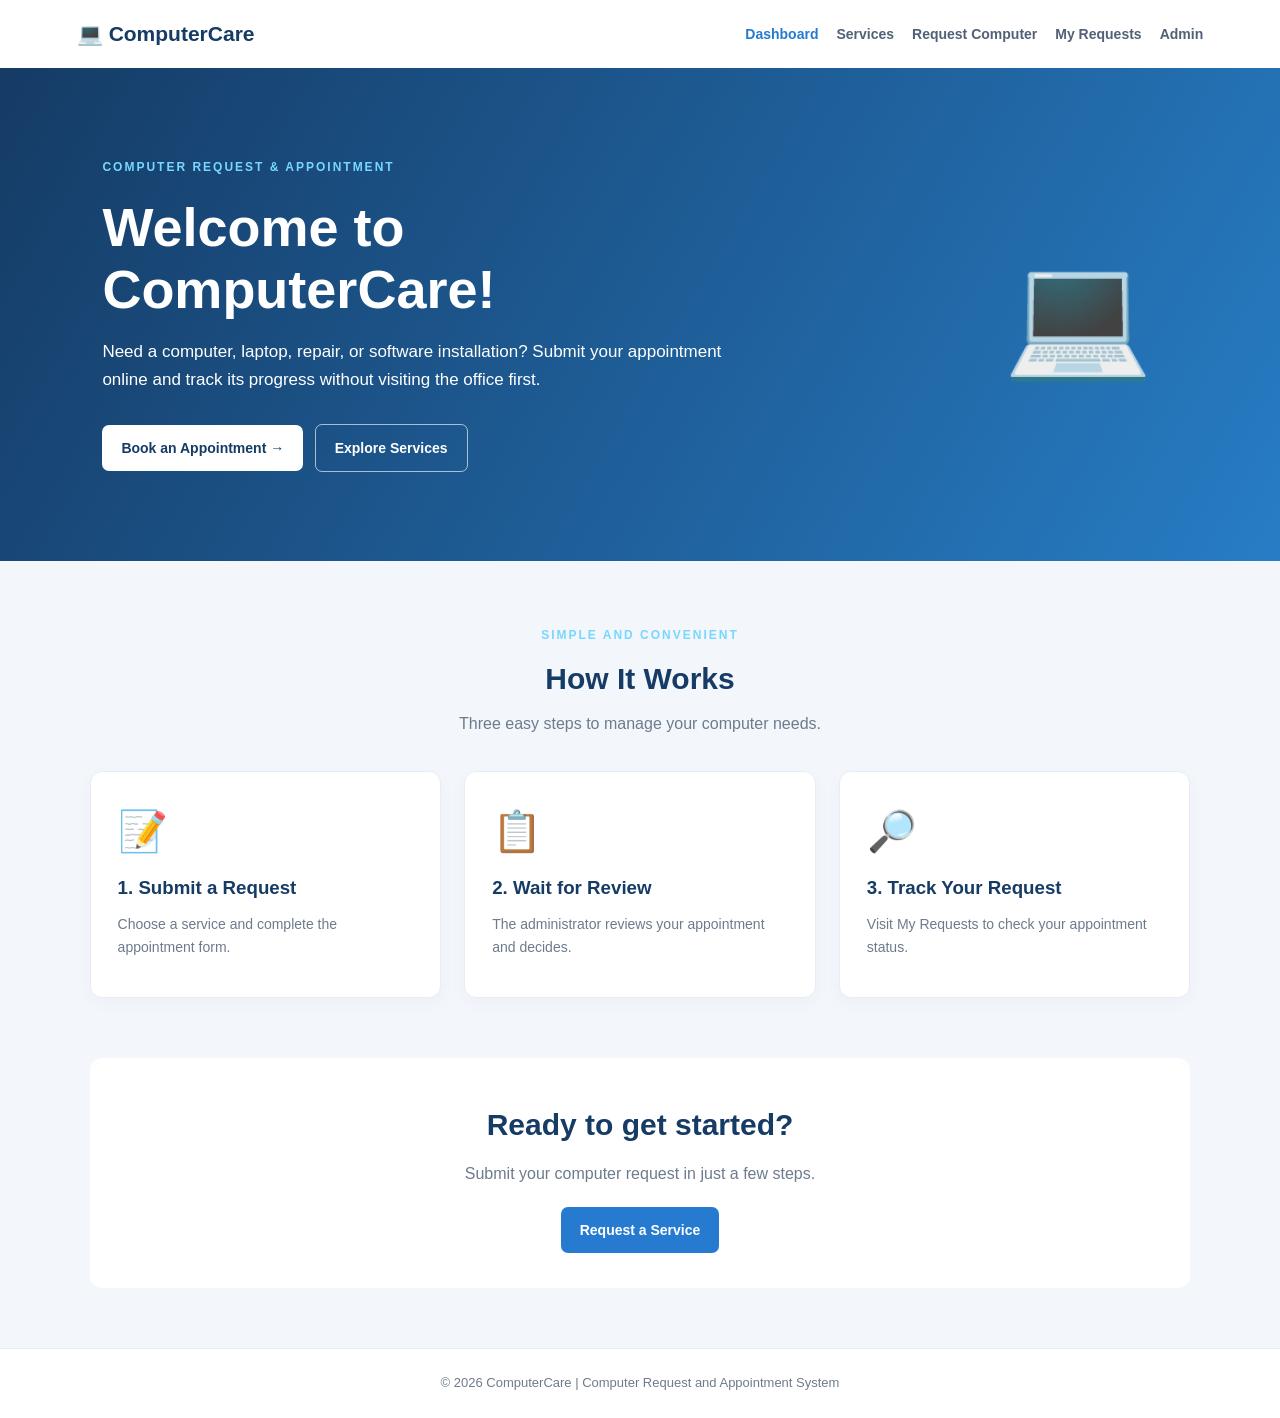
<file: index.html>
<!DOCTYPE html>
<html lang="en">
<head>
    <meta charset="UTF-8">
    <meta name="viewport" content="width=device-width, initial-scale=1.0">
    <title>Dashboard | Computer Request</title>
    <link rel="stylesheet" href="style.css">
</head>
<body>

<header class="navbar">
    <a class="logo" href="index.html">💻 ComputerCare</a>
    <nav>
        <a class="active" href="index.html">Dashboard</a>
        <a href="services.html">Services</a>
        <a href="request.html">Request Computer</a>
        <a href="myrequests.html">My Requests</a>
        <a href="admin-login.html">Admin</a>
    </nav>
</header>

<main>
    <section class="hero">
        <div class="hero-content">
            <span class="eyebrow">COMPUTER REQUEST & APPOINTMENT</span>
            <h1>Welcome to ComputerCare!</h1>
            <p>
                Need a computer, laptop, repair, or software installation?
                Submit your appointment online and track its progress
                without visiting the office first.
            </p>
            <a class="btn" href="request.html">Book an Appointment →</a>
            <a class="btn btn-outline" href="services.html">Explore Services</a>
        </div>
        <div class="hero-icon">💻</div>
    </section>

    <section class="section">
        <div class="section-heading">
            <span class="eyebrow">SIMPLE AND CONVENIENT</span>
            <h2>How It Works</h2>
            <p>Three easy steps to manage your computer needs.</p>
        </div>

        <div class="card-grid">
            <article class="card">
                <div class="big-icon">📝</div>
                <h3>1. Submit a Request</h3>
                <p>Choose a service and complete the appointment form.</p>
            </article>
            <article class="card">
                <div class="big-icon">📋</div>
                <h3>2. Wait for Review</h3>
                <p>The administrator reviews your appointment and decides.</p>
            </article>
            <article class="card">
                <div class="big-icon">🔎</div>
                <h3>3. Track Your Request</h3>
                <p>Visit My Requests to check your appointment status.</p>
            </article>
        </div>
    </section>

    <section class="callout">
        <h2>Ready to get started?</h2>
        <p>Submit your computer request in just a few steps.</p>
        <a class="btn" href="request.html">Request a Service</a>
    </section>
</main>

<footer>© 2026 ComputerCare | Computer Request and Appointment System</footer>
</body>
</html>
</file>
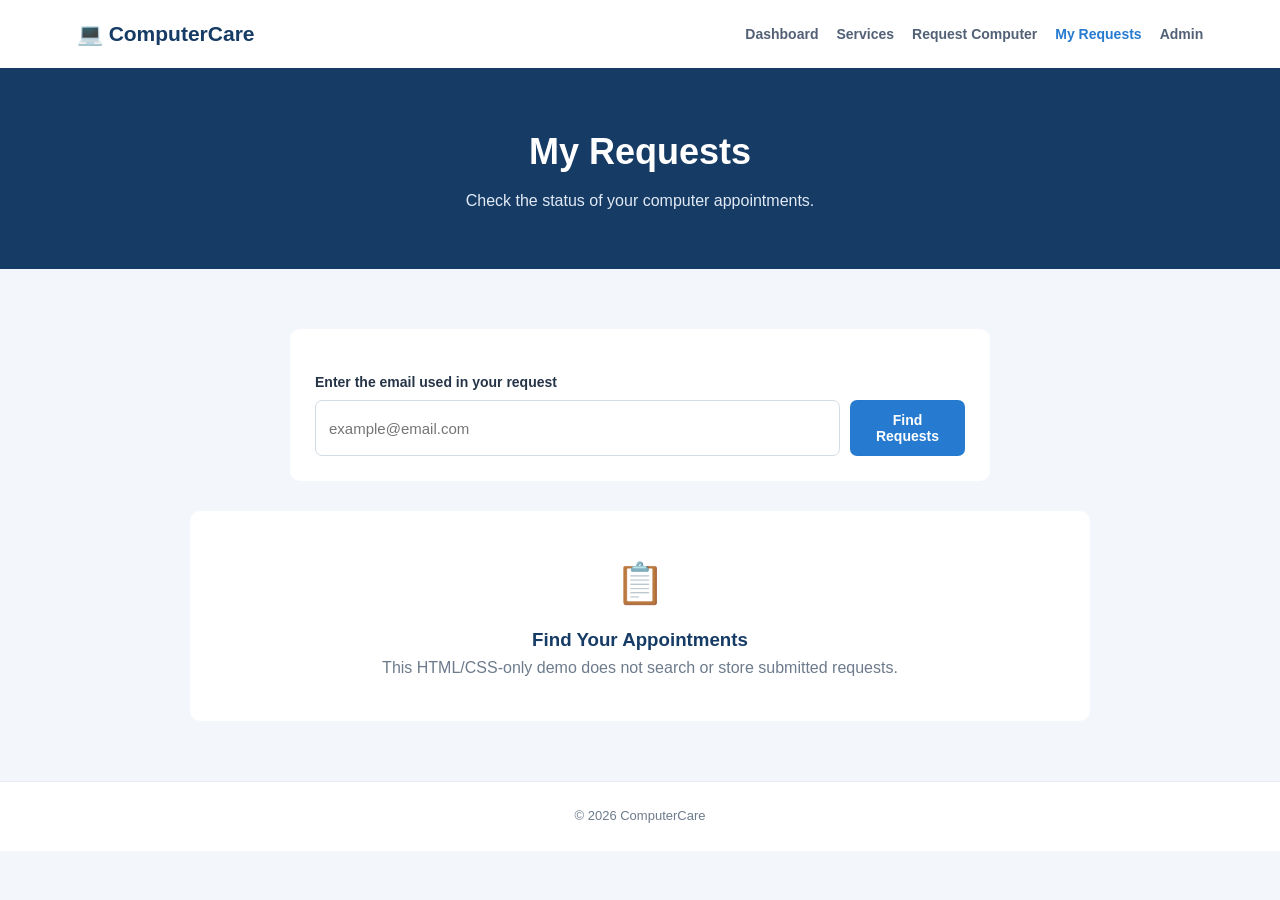
<file: myrequests.html>
<!DOCTYPE html>
<html lang="en">
<head>
    <meta charset="UTF-8">
    <meta name="viewport" content="width=device-width, initial-scale=1.0">
    <title>My Requests | ComputerCare</title>
    <link rel="stylesheet" href="style.css">
</head>
<body>

<header class="navbar">
    <a class="logo" href="index.html">💻 ComputerCare</a>
    <nav>
        <a href="index.html">Dashboard</a>
        <a href="services.html">Services</a>
        <a href="request.html">Request Computer</a>
        <a class="active" href="myrequests.html">My Requests</a>
        <a href="admin-login.html">Admin</a>
    </nav>
</header>

<section class="page-banner">
    <h1>My Requests</h1>
    <p>Check the status of your computer appointments.</p>
</section>

<main class="section">
    <form id="lookupForm" class="lookup-form">
        <label for="lookupEmail">Enter the email used in your request</label>
        <div class="lookup-row">
            <input id="lookupEmail" type="email"
                   placeholder="example@email.com" required>
            <button class="btn" type="button">Find Requests</button>
        </div>
    </form>

    <div id="myRequestList" class="request-list">
        <div class="empty-state">
            <div class="big-icon">📋</div>
            <h3>Find Your Appointments</h3>
            <p>This HTML/CSS-only demo does not search or store submitted requests.</p>
        </div>
    </div>
</main>

<footer>© 2026 ComputerCare</footer>
</body>
</html>
</file>
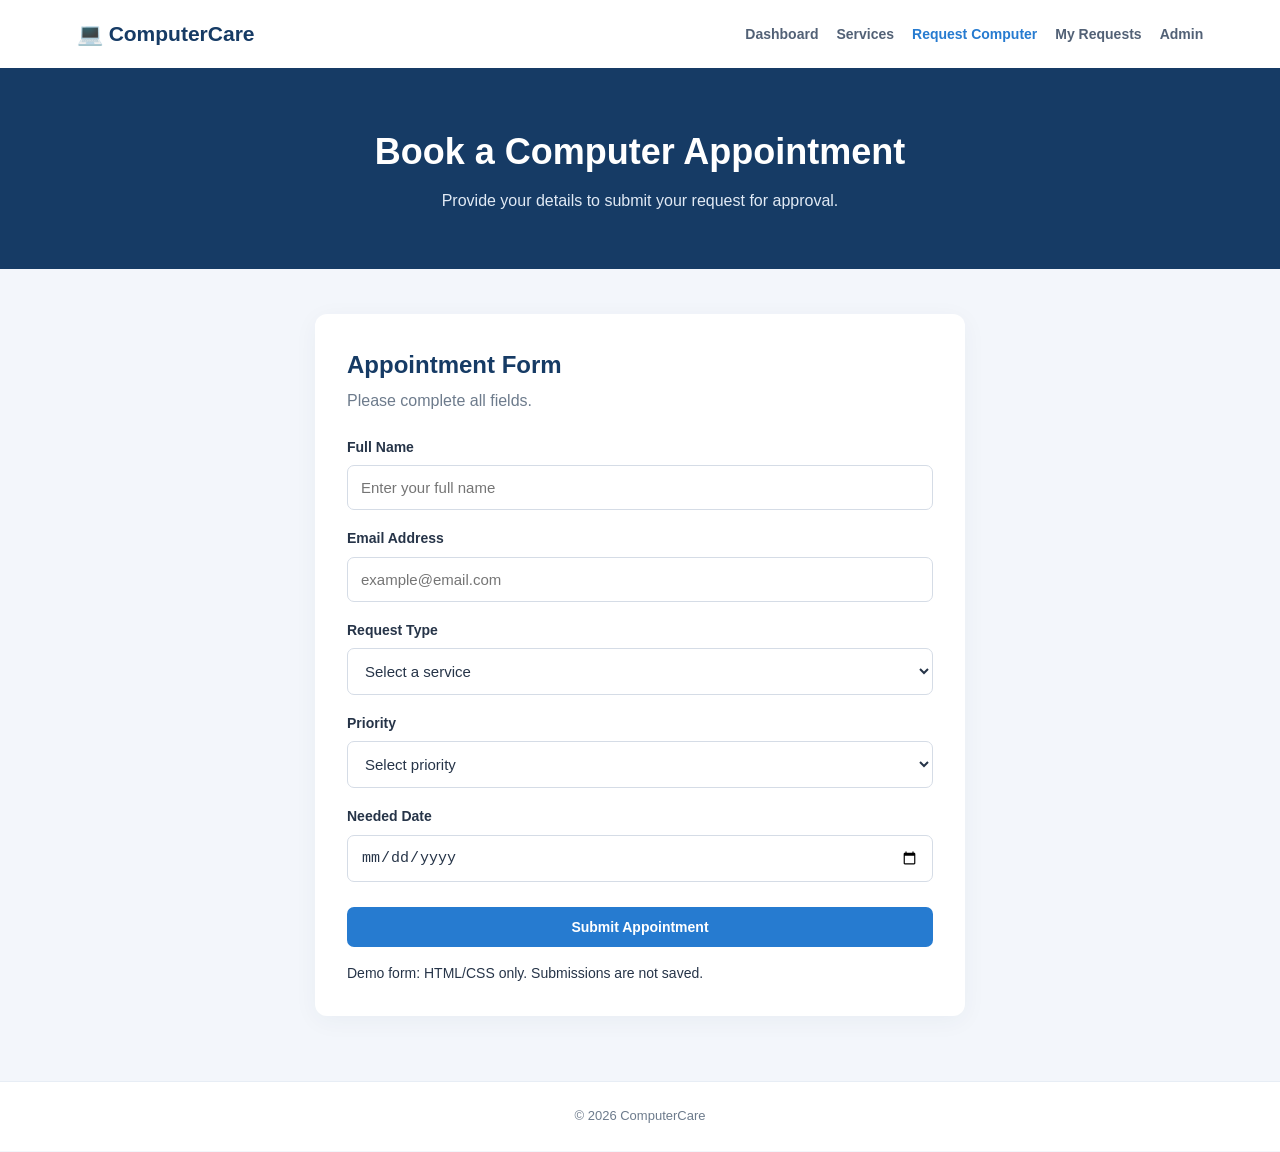
<file: request.html>
<!DOCTYPE html>
<html lang="en">
<head>
    <meta charset="UTF-8">
    <meta name="viewport" content="width=device-width, initial-scale=1.0">
    <title>Request Computer | ComputerCare</title>
    <link rel="stylesheet" href="style.css">
</head>
<body>

<header class="navbar">
    <a class="logo" href="index.html">💻 ComputerCare</a>
    <nav>
        <a href="index.html">Dashboard</a>
        <a href="services.html">Services</a>
        <a class="active" href="request.html">Request Computer</a>
        <a href="myrequests.html">My Requests</a>
        <a href="admin-login.html">Admin</a>
    </nav>
</header>

<section class="page-banner">
    <h1>Book a Computer Appointment</h1>
    <p>Provide your details to submit your request for approval.</p>
</section>

<main class="form-section">
    <form id="requestForm" class="form-card">
        <h2>Appointment Form</h2>
        <p class="muted">Please complete all fields.</p>

        <label for="fullName">Full Name</label>
        <input id="fullName" name="fullName" type="text"
               placeholder="Enter your full name" maxlength="100" required>

        <label for="email">Email Address</label>
        <input id="email" name="email" type="email"
               placeholder="example@email.com" maxlength="150" required>

        <label for="requestType">Request Type</label>
        <select id="requestType" name="requestType" required>
            <option value="">Select a service</option>
            <option>Computer Unit</option>
            <option>Laptop</option>
            <option>Computer Repair</option>
            <option>Software Installation</option>
            <option>Computer Accessories</option>
            <option>Other</option>
        </select>

        <label for="priority">Priority</label>
        <select id="priority" name="priority" required>
            <option value="">Select priority</option>
            <option>Low</option>
            <option>Normal</option>
            <option>High</option>
            <option>Urgent</option>
        </select>

        <label for="neededDate">Needed Date</label>
        <input id="neededDate" name="neededDate" type="date" required>

        <button class="btn full-width" type="button">
            Submit Appointment
        </button>

        <p class="message" role="status">Demo form: HTML/CSS only. Submissions are not saved.</p>
    </form>
</main>

<footer>© 2026 ComputerCare</footer>
</body>
</html>
</file>
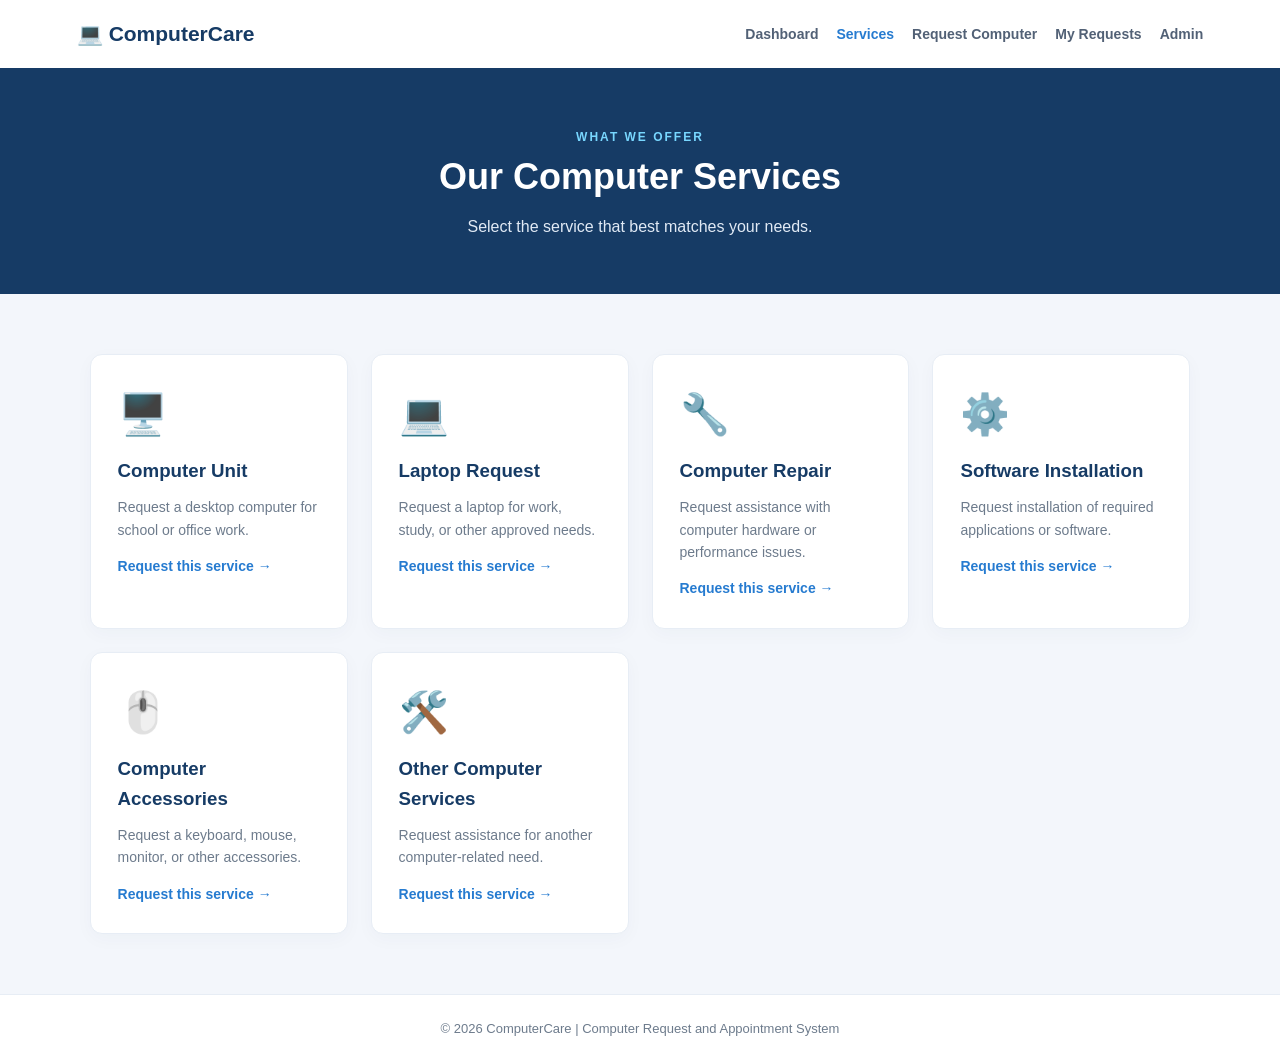
<file: services.html>
<!DOCTYPE html>
<html lang="en">
<head>
    <meta charset="UTF-8">
    <meta name="viewport" content="width=device-width, initial-scale=1.0">
    <title>Services | ComputerCare</title>
    <link rel="stylesheet" href="style.css">
</head>
<body>

<header class="navbar">
    <a class="logo" href="index.html">💻 ComputerCare</a>
    <nav>
        <a href="index.html">Dashboard</a>
        <a class="active" href="services.html">Services</a>
        <a href="request.html">Request Computer</a>
        <a href="myrequests.html">My Requests</a>
        <a href="admin-login.html">Admin</a>
    </nav>
</header>

<section class="page-banner">
    <span class="eyebrow">WHAT WE OFFER</span>
    <h1>Our Computer Services</h1>
    <p>Select the service that best matches your needs.</p>
</section>

<main class="section">
    <div class="card-grid">

        <article class="card">
            <div class="big-icon">🖥️</div>
            <h3>Computer Unit</h3>
            <p>Request a desktop computer for school or office work.</p>
            <a class="text-link" href="request.html">Request this service →</a>
        </article>

        <article class="card">
            <div class="big-icon">💻</div>
            <h3>Laptop Request</h3>
            <p>Request a laptop for work, study, or other approved needs.</p>
            <a class="text-link" href="request.html">Request this service →</a>
        </article>

        <article class="card">
            <div class="big-icon">🔧</div>
            <h3>Computer Repair</h3>
            <p>Request assistance with computer hardware or performance issues.</p>
            <a class="text-link" href="request.html">Request this service →</a>
        </article>

        <article class="card">
            <div class="big-icon">⚙️</div>
            <h3>Software Installation</h3>
            <p>Request installation of required applications or software.</p>
            <a class="text-link" href="request.html">Request this service →</a>
        </article>

        <article class="card">
            <div class="big-icon">🖱️</div>
            <h3>Computer Accessories</h3>
            <p>Request a keyboard, mouse, monitor, or other accessories.</p>
            <a class="text-link" href="request.html">Request this service →</a>
        </article>

        <article class="card">
            <div class="big-icon">🛠️</div>
            <h3>Other Computer Services</h3>
            <p>Request assistance for another computer-related need.</p>
            <a class="text-link" href="request.html">Request this service →</a>
        </article>

    </div>
</main>

<footer>© 2026 ComputerCare | Computer Request and Appointment System</footer>
</body>
</html>
</file>
<file: style.css>
* {
    box-sizing: border-box;
    margin: 0;
    padding: 0;
}

:root {
    --navy: #163b65;
    --blue: #267bd0;
    --light: #f3f6fb;
    --text: #263448;
    --muted: #6d7b8c;
}

html {
    scroll-behavior: smooth;
}

body {
    font-family: Arial, sans-serif;
    color: var(--text);
    background: var(--light);
    line-height: 1.6;
}

a {
    text-decoration: none;
}

.navbar {
    background: white;
    padding: 17px 6%;
    display: flex;
    justify-content: space-between;
    align-items: center;
    gap: 20px;
    flex-wrap: wrap;
    box-shadow: 0 2px 12px #152f5010;
}

.logo {
    color: var(--navy);
    font-weight: bold;
    font-size: 21px;
}

.navbar nav {
    display: flex;
    gap: 18px;
    flex-wrap: wrap;
}

.navbar nav a {
    color: #526176;
    font-size: 14px;
    font-weight: bold;
}

.navbar nav a:hover,
.navbar nav a.active {
    color: var(--blue);
}

.hero {
    padding: 85px 8%;
    min-height: 440px;
    background: linear-gradient(120deg, #153b65, #277dc5);
    color: white;
    display: flex;
    align-items: center;
    justify-content: space-between;
    gap: 30px;
}

.hero-content {
    max-width: 680px;
}

.eyebrow {
    font-size: 12px;
    font-weight: bold;
    letter-spacing: 2px;
    color: #78d7ff;
}

.hero h1 {
    font-size: clamp(34px, 5vw, 54px);
    line-height: 1.15;
    margin: 18px 0;
}

.hero p {
    font-size: 17px;
    margin-bottom: 27px;
    max-width: 620px;
}

.hero-icon {
    font-size: 120px;
    padding: 25px;
}

.btn {
    display: inline-block;
    border: none;
    background: var(--blue);
    color: white;
    padding: 12px 19px;
    border-radius: 7px;
    font-weight: bold;
    cursor: pointer;
    font-size: 14px;
    text-align: center;
}

.hero .btn {
    margin: 4px 7px 4px 0;
    background: white;
    color: var(--navy);
}

.hero .btn-outline {
    background: transparent;
    color: white;
    border: 1px solid #ffffffa0;
}

.btn:hover {
    filter: brightness(.93);
}

.section {
    padding: 60px 7%;
}

.section-heading {
    text-align: center;
    margin-bottom: 35px;
}

.section-heading h2,
.callout h2 {
    font-size: 30px;
    margin: 8px 0;
    color: var(--navy);
}

.section-heading p,
.muted {
    color: var(--muted);
}

.card-grid {
    display: grid;
    grid-template-columns: repeat(auto-fit, minmax(230px, 1fr));
    gap: 23px;
}

.card {
    background: white;
    padding: 27px;
    border-radius: 12px;
    border: 1px solid #e7edf5;
    box-shadow: 0 5px 18px #18385808;
}

.card h3 {
    color: var(--navy);
    margin: 10px 0;
}

.card p {
    color: var(--muted);
    font-size: 14px;
    margin-bottom: 12px;
}

.big-icon {
    font-size: 40px;
    margin-bottom: 10px;
}

.text-link {
    color: var(--blue);
    font-weight: bold;
    font-size: 14px;
}

.callout {
    margin: 0 7% 60px;
    padding: 35px;
    background: white;
    border-radius: 12px;
    text-align: center;
}

.callout p {
    margin: 12px 0 20px;
    color: var(--muted);
}

.page-banner {
    text-align: center;
    padding: 55px 20px;
    background: var(--navy);
    color: white;
}

.page-banner h1 {
    font-size: 36px;
    margin-bottom: 8px;
}

.page-banner p {
    color: #e1eaf5;
}

.form-section {
    padding: 45px 18px 65px;
}

.form-card {
    max-width: 650px;
    margin: auto;
    background: white;
    padding: 32px;
    border-radius: 12px;
    box-shadow: 0 5px 25px #1736540c;
}

.form-card h2 {
    color: var(--navy);
    margin-bottom: 4px;
}

.form-card .muted {
    margin-bottom: 22px;
}

.form-card label,
.lookup-form label {
    display: block;
    margin: 17px 0 7px;
    font-size: 14px;
    font-weight: bold;
}

.form-card input,
.form-card select,
.lookup-form input,
.lookup-row input {
    width: 100%;
    min-width: 0;
    padding: 13px;
    border: 1px solid #d5dce6;
    border-radius: 7px;
    background: white;
    font-size: 15px;
    color: var(--text);
}

.form-card input:focus,
.form-card select:focus,
.lookup-form input:focus {
    outline: 2px solid #8fc4fa;
    border-color: var(--blue);
}

.full-width {
    width: 100%;
    margin-top: 25px;
}

.message {
    margin-top: 15px;
    font-size: 14px;
}

.lookup-form {
    max-width: 700px;
    margin: 0 auto 30px;
    padding: 25px;
    background: white;
    border-radius: 10px;
}

.lookup-row {
    display: flex;
    gap: 10px;
}

.request-list {
    max-width: 900px;
    margin: auto;
}

.request-card {
    padding: 24px;
    background: white;
    border: 1px solid #e1e8f0;
    border-radius: 10px;
    margin-bottom: 18px;
    overflow-wrap: anywhere;
}

.request-card h3 {
    color: var(--navy);
    margin-bottom: 10px;
}

.request-card p {
    margin: 5px 0;
    font-size: 14px;
}

.status {
    display: inline-block;
    margin-top: 12px;
    padding: 5px 12px;
    border-radius: 20px;
    font-size: 12px;
    font-weight: bold;
}

.status.pending {
    background: #fff1c9;
    color: #835d00;
}

.status.approved {
    background: #d8f4e2;
    color: #17683b;
}

.status.denied {
    background: #ffe0e0;
    color: #a32323;
}

.empty-state {
    background: white;
    text-align: center;
    padding: 40px 20px;
    border-radius: 10px;
    color: var(--muted);
}

.empty-state h3 {
    color: var(--navy);
}

footer {
    text-align: center;
    padding: 24px 15px;
    color: var(--muted);
    background: white;
    border-top: 1px solid #e7edf5;
    font-size: 13px;
}

@media (max-width: 700px) {
    .navbar {
        justify-content: center;
        text-align: center;
    }

    .navbar nav {
        justify-content: center;
        gap: 12px;
    }

    .hero {
        padding: 55px 7%;
    }

    .hero-icon {
        display: none;
    }

    .hero h1 {
        font-size: 36px;
    }

    .form-card {
        padding: 22px;
    }

    .lookup-row {
        flex-direction: column;
    }
}
</file>
